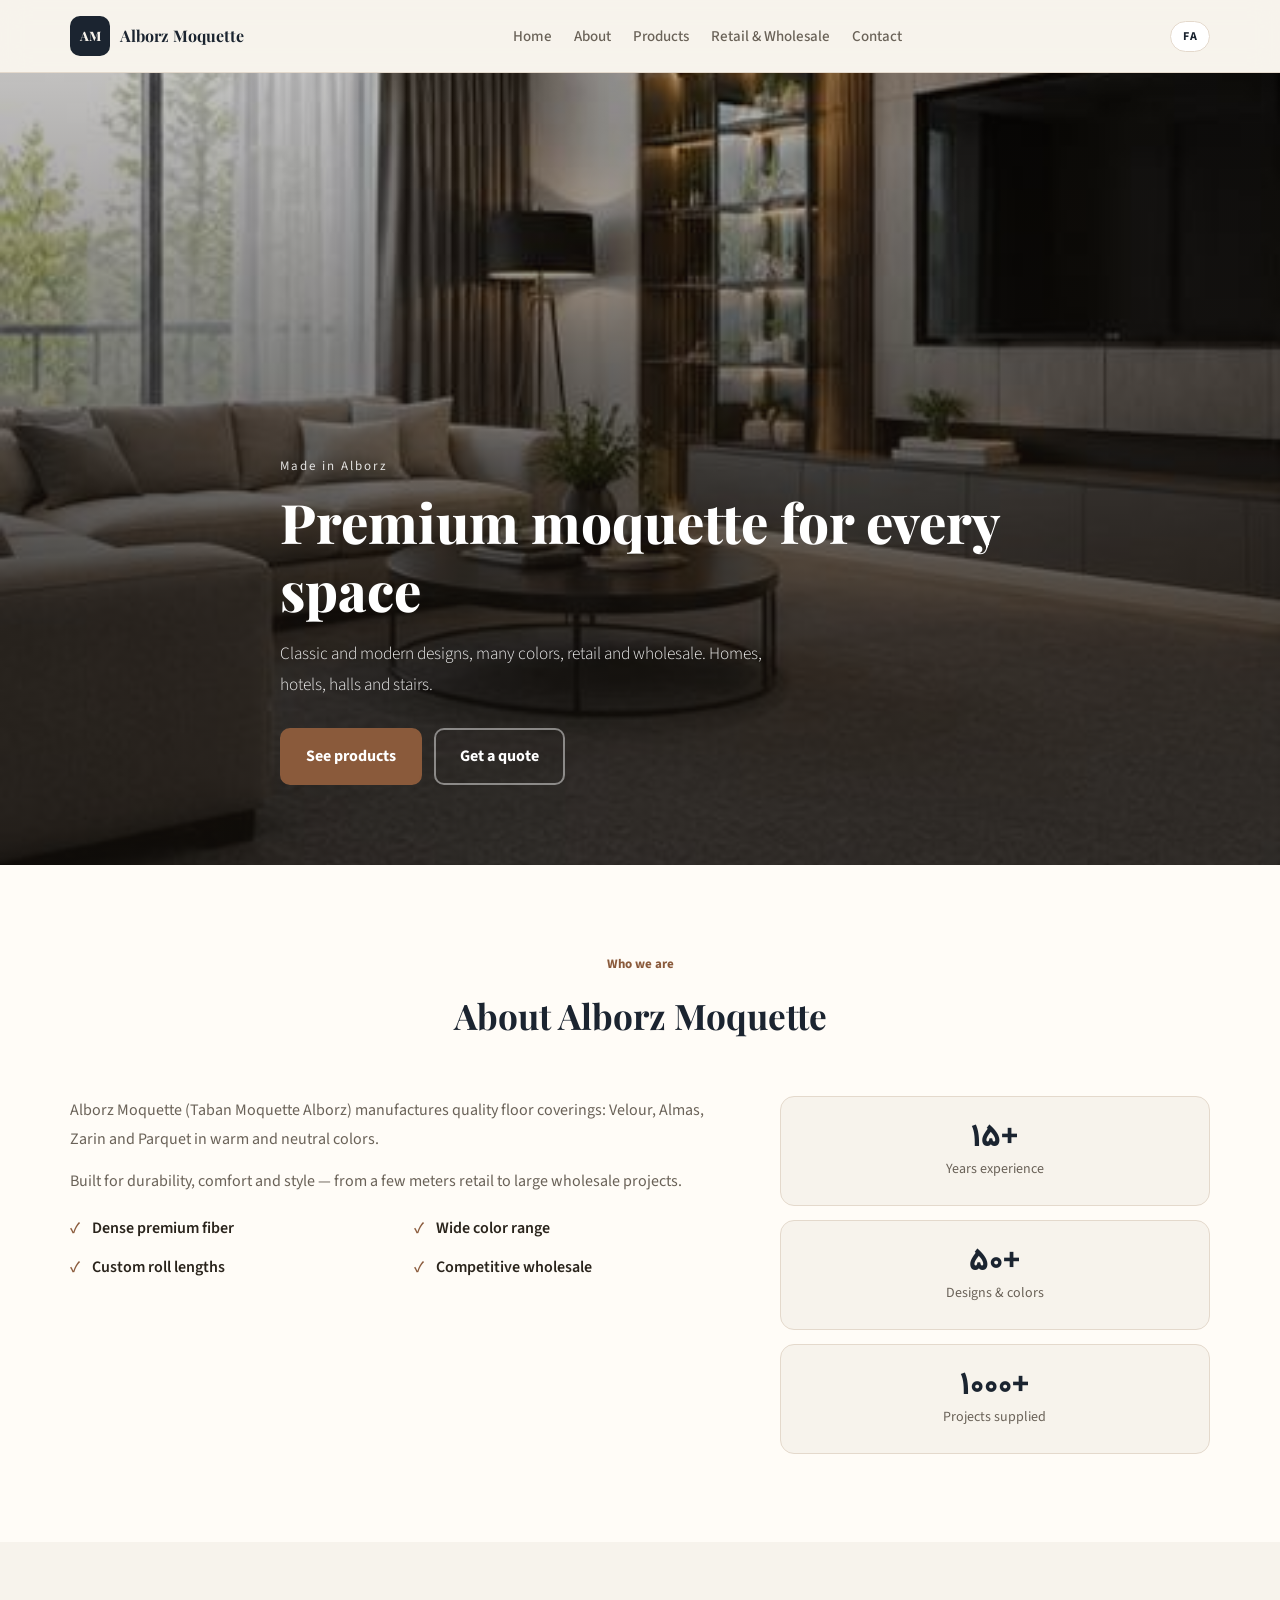
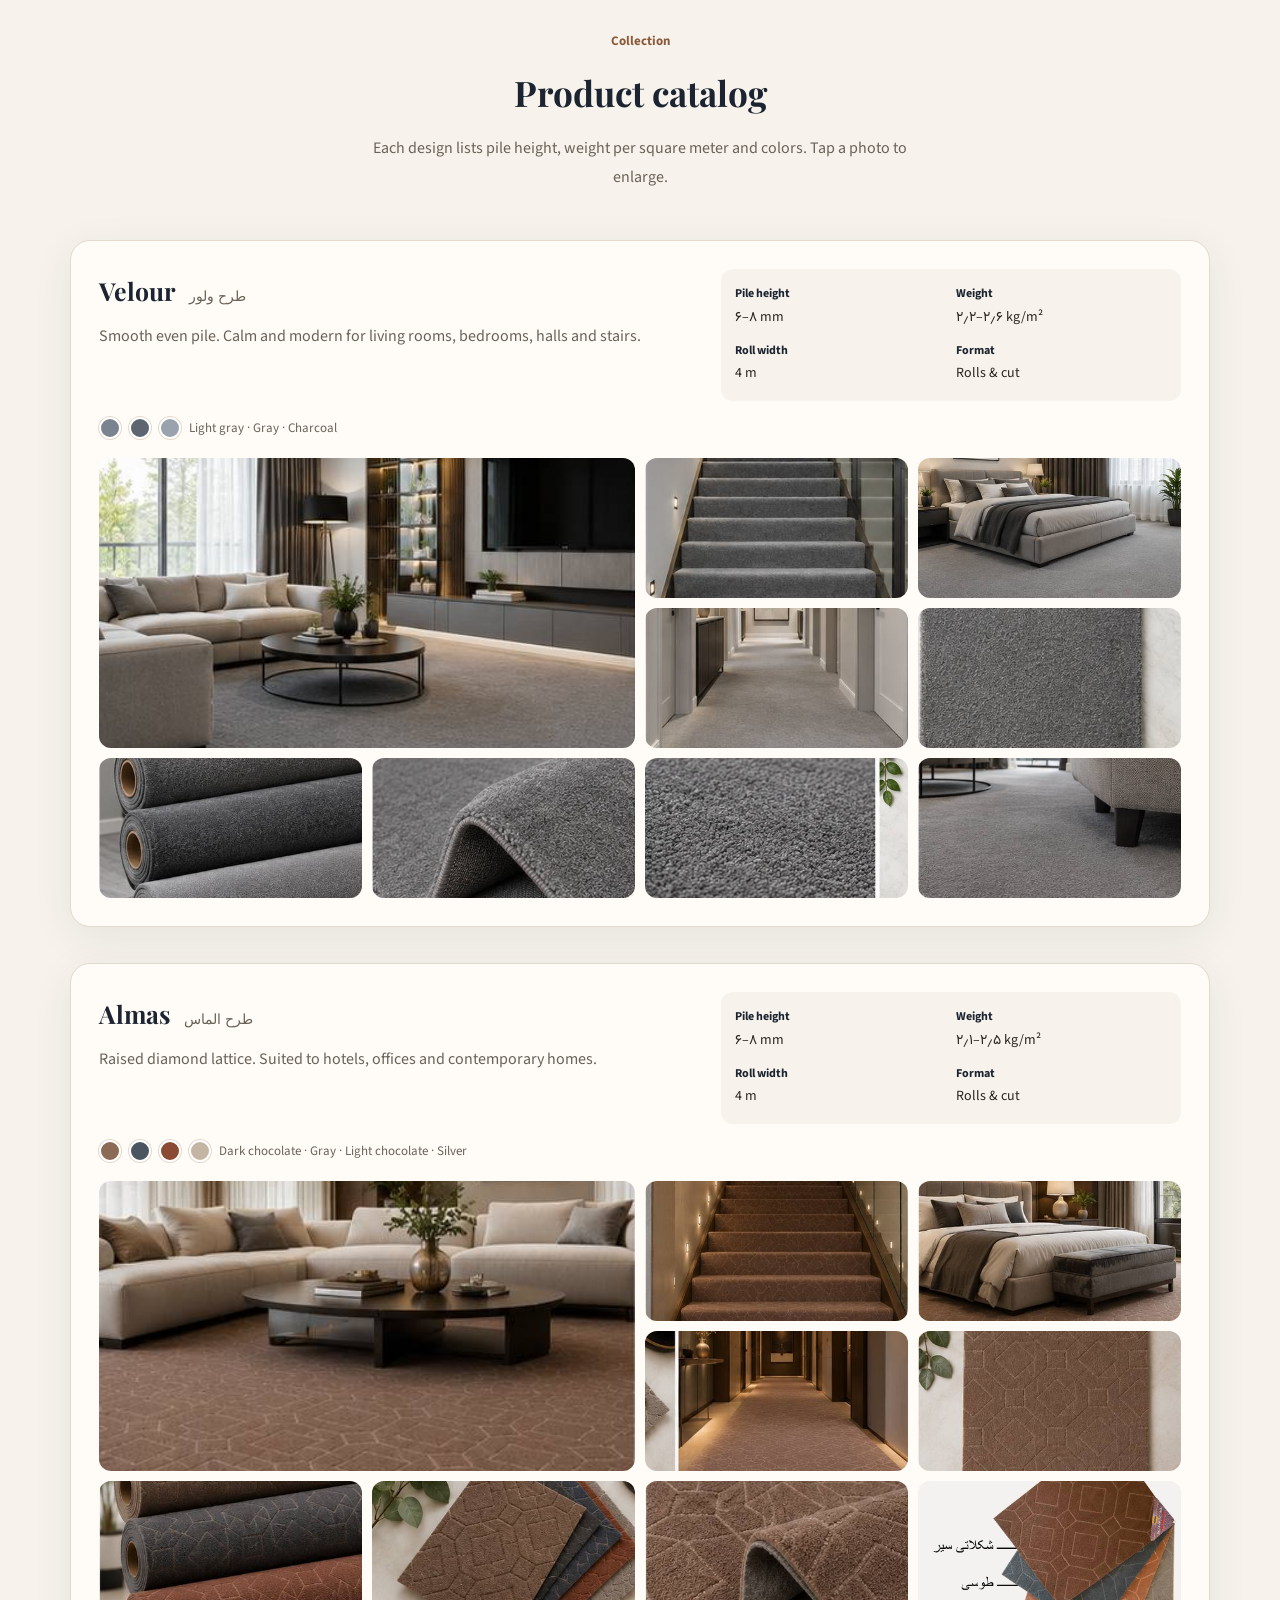
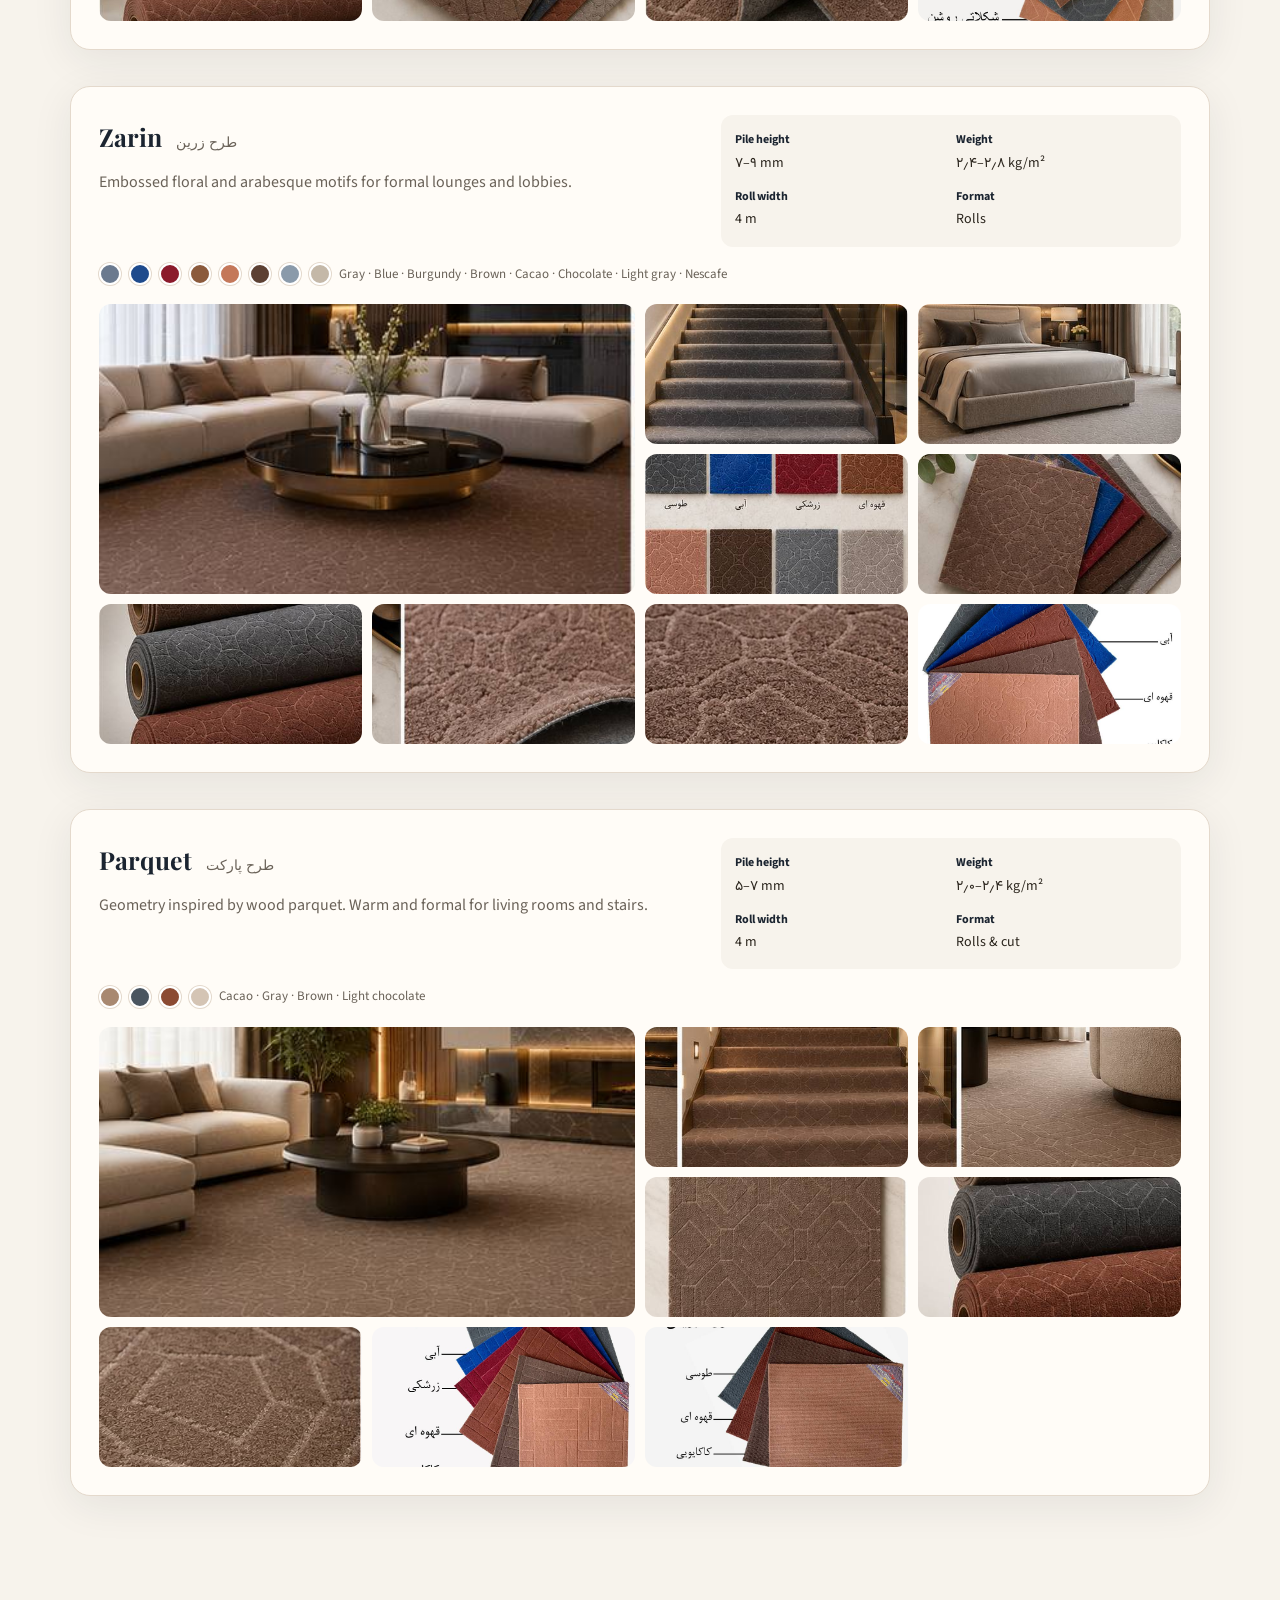
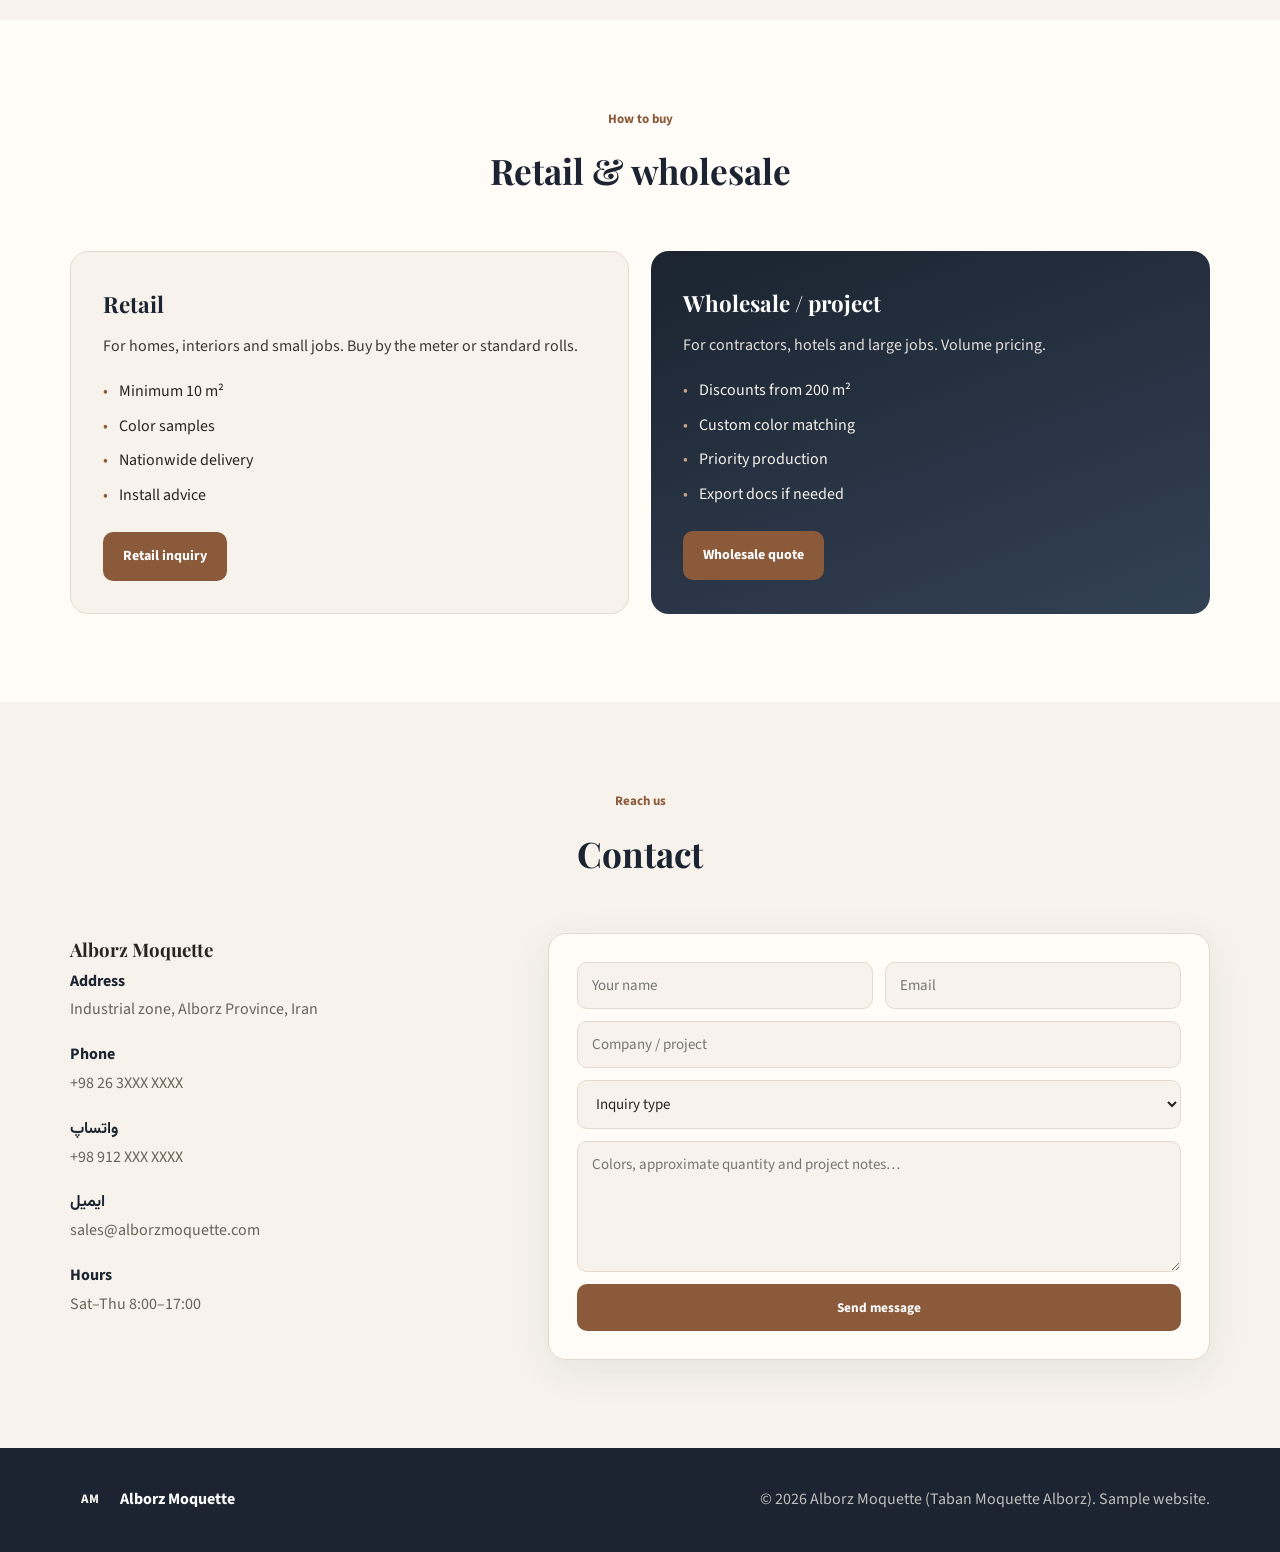
<file: docs/index.html>
<!DOCTYPE html>
<html lang="en" dir="ltr">
<head>
  <meta charset="UTF-8">
  <meta name="viewport" content="width=device-width, initial-scale=1.0">
  <title>Alborz Moquette | Premium Floor Coverings</title>
  <link rel="preconnect" href="https://fonts.googleapis.com">
  <link rel="preconnect" href="https://fonts.gstatic.com" crossorigin>
  <link href="https://fonts.googleapis.com/css2?family=Vazirmatn:wght@300;400;500;600;700;800&family=Playfair+Display:wght@600;700&family=Source+Sans+3:wght@300;400;500;600;700&display=swap" rel="stylesheet">
  <link rel="stylesheet" href="styles.css">
</head>
<body>
  <header class="header">
    <div class="container header-inner">
      <a href="#home" class="logo">
        <span class="logo-mark" id="logoMark">AM</span>
        <span class="logo-text" data-i18n="brand">Alborz Moquette</span>
      </a>
      <nav class="nav" id="nav">
        <a href="#home" data-i18n="navHome">Home</a>
        <a href="#about" data-i18n="navAbout">About</a>
        <a href="#products" data-i18n="navProducts">Products</a>
        <a href="#sales" data-i18n="navSales">Retail & Wholesale</a>
        <a href="#contact" data-i18n="navContact">Contact</a>
      </nav>
      <div class="header-actions">
        <button class="lang-toggle" id="langToggle" type="button" aria-label="Language">فا</button>
        <button class="menu-toggle" id="menuToggle" aria-label="menu" type="button">
          <span></span><span></span><span></span>
        </button>
      </div>
    </div>
  </header>

  <section class="hero" id="home">
    <div class="hero-media">
      <img src="images/velour-living.jpg" alt="">
    </div>
    <div class="hero-shade"></div>
    <div class="container hero-content">
      <p class="hero-eyebrow" data-i18n="heroEyebrow">Made in Alborz</p>
      <h1 data-i18n="heroTitle">Premium moquette for every space</h1>
      <p class="hero-sub" data-i18n="heroSub">Classic and modern designs, many colors, retail and wholesale. Homes, hotels, halls and stairs.</p>
      <div class="hero-cta">
        <a href="#products" class="btn btn-primary" data-i18n="ctaProducts">See products</a>
        <a href="#contact" class="btn btn-outline" data-i18n="ctaQuote">Get a quote</a>
      </div>
    </div>
  </section>

  <section class="section about" id="about">
    <div class="container">
      <div class="section-header">
        <p class="eyebrow" data-i18n="aboutEyebrow">Who we are</p>
        <h2 data-i18n="aboutTitle">About Alborz Moquette</h2>
      </div>
      <div class="about-grid">
        <div class="about-text">
          <p data-i18n="aboutP1">Alborz Moquette (Taban Moquette Alborz) manufactures quality floor coverings: Velour, Almas, Zarin and Parquet in warm and neutral colors.</p>
          <p data-i18n="aboutP2">Built for durability, comfort and style — from a few meters retail to large wholesale projects.</p>
          <ul class="about-features">
            <li data-i18n="feat1">Dense premium fiber</li>
            <li data-i18n="feat2">Wide color range</li>
            <li data-i18n="feat3">Custom roll lengths</li>
            <li data-i18n="feat4">Competitive wholesale</li>
          </ul>
        </div>
        <div class="about-stats">
          <div class="stat"><span class="stat-num">۱۵+</span><span class="stat-label" data-i18n="statYears">Years experience</span></div>
          <div class="stat"><span class="stat-num">۵۰+</span><span class="stat-label" data-i18n="statDesigns">Designs & colors</span></div>
          <div class="stat"><span class="stat-num">۱۰۰۰+</span><span class="stat-label" data-i18n="statProjects">Projects supplied</span></div>
        </div>
      </div>
    </div>
  </section>

  <section class="section products" id="products">
    <div class="container">
      <div class="section-header">
        <p class="eyebrow" data-i18n="prodEyebrow">Collection</p>
        <h2 data-i18n="prodTitle">Product catalog</h2>
        <p class="section-desc" data-i18n="prodDesc">Each design lists pile height, weight per square meter and colors. Tap a photo to enlarge.</p>
      </div>

      <!-- VELOUR -->
      <article class="product" id="velour">
        <div class="product-head">
          <div>
            <h3>Velour <span class="en-name">طرح ولور</span></h3>
            <p data-i18n="velourDesc">Smooth even pile. Calm and modern for living rooms, bedrooms, halls and stairs.</p>
          </div>
          <div class="specs">
            <div><strong data-i18n="specHeight">Pile height</strong><span>۶–۸ mm</span></div>
            <div><strong data-i18n="specWeight">Weight</strong><span>۲٫۲–۲٫۶ kg/m²</span></div>
            <div><strong data-i18n="specWidth">Roll width</strong><span data-i18n="specWidthVal">4 m</span></div>
            <div><strong data-i18n="specForm">Format</strong><span data-i18n="specFormVal">Rolls & cut</span></div>
          </div>
        </div>
        <div class="swatches">
          <span class="dot" style="background:#7A8490"></span>
          <span class="dot" style="background:#5C6570"></span>
          <span class="dot" style="background:#9AA3AD"></span>
          <span class="color-names" data-i18n="velourColors">Light gray · Gray · Charcoal</span>
        </div>
        <div class="gallery">
          <figure class="wide"><img src="images/velour-living.jpg" alt="نشیمن با موکت ولور طوسی" data-full="images/velour-living.jpg"></figure>
          <figure><img src="images/velour-stairs.jpg" alt="پله با موکت طوسی" data-full="images/velour-stairs.jpg"></figure>
          <figure><img src="images/velour-bedroom.jpg" alt="اتاق خواب" data-full="images/velour-bedroom.jpg"></figure>
          <figure><img src="images/velour-hall.jpg" alt="راهرو" data-full="images/velour-hall.jpg"></figure>
          <figure><img src="images/velour-sample.jpg" alt="نمونه مربع" data-full="images/velour-sample.jpg"></figure>
          <figure><img src="images/velour-rolls.jpg" alt="رول موکت" data-full="images/velour-rolls.jpg"></figure>
          <figure><img src="images/velour-fold.jpg" alt="بافت نزدیک" data-full="images/velour-fold.jpg"></figure>
          <figure><img src="images/velour-closeup.jpg" alt="کلوزآپ پرز" data-full="images/velour-closeup.jpg"></figure>
          <figure><img src="images/velour-detail.jpg" alt="جزئیات کنار مبل" data-full="images/velour-detail.jpg"></figure>
        </div>
      </article>

      <!-- ALMAS -->
      <article class="product" id="almas">
        <div class="product-head">
          <div>
            <h3>Almas <span class="en-name">طرح الماس</span></h3>
            <p data-i18n="almasDesc">Raised diamond lattice. Suited to hotels, offices and contemporary homes.</p>
          </div>
          <div class="specs">
            <div><strong data-i18n="specHeight">Pile height</strong><span>۶–۸ mm</span></div>
            <div><strong data-i18n="specWeight">Weight</strong><span>۲٫۱–۲٫۵ kg/m²</span></div>
            <div><strong data-i18n="specWidth">Roll width</strong><span data-i18n="specWidthVal">4 m</span></div>
            <div><strong data-i18n="specForm">Format</strong><span data-i18n="specFormVal">Rolls & cut</span></div>
          </div>
        </div>
        <div class="swatches">
          <span class="dot" style="background:#8B6B56"></span>
          <span class="dot" style="background:#4A5560"></span>
          <span class="dot" style="background:#8B4A32"></span>
          <span class="dot" style="background:#C4B4A4"></span>
          <span class="color-names" data-i18n="almasColors">Dark chocolate · Gray · Light chocolate · Silver</span>
        </div>
        <div class="gallery">
          <figure class="wide"><img src="images/almas-living.jpg" alt="نشیمن طرح الماس" data-full="images/almas-living.jpg"></figure>
          <figure><img src="images/almas-stairs.jpg" alt="پله طرح الماس" data-full="images/almas-stairs.jpg"></figure>
          <figure><img src="images/almas-bedroom.jpg" alt="اتاق خواب الماس" data-full="images/almas-bedroom.jpg"></figure>
          <figure><img src="images/almas-hall.jpg" alt="راهرو هتل" data-full="images/almas-hall.jpg"></figure>
          <figure><img src="images/almas-sample.jpg" alt="نمونه الماس" data-full="images/almas-sample.jpg"></figure>
          <figure><img src="images/almas-rolls.jpg" alt="رول‌های رنگی" data-full="images/almas-rolls.jpg"></figure>
          <figure><img src="images/almas-swatches.jpg" alt="کاتالوگ رنگ" data-full="images/almas-swatches.jpg"></figure>
          <figure><img src="images/almas-fold.jpg" alt="پشت و روی موکت" data-full="images/almas-fold.jpg"></figure>
          <figure><img src="images/palette-almas.jpg" alt="پالت رنگ الماس" data-full="images/palette-almas.jpg"></figure>
        </div>
      </article>

      <!-- ZARIN -->
      <article class="product" id="zarin">
        <div class="product-head">
          <div>
            <h3>Zarin <span class="en-name">طرح زرین</span></h3>
            <p data-i18n="zarinDesc">Embossed floral and arabesque motifs for formal lounges and lobbies.</p>
          </div>
          <div class="specs">
            <div><strong data-i18n="specHeight">Pile height</strong><span>۷–۹ mm</span></div>
            <div><strong data-i18n="specWeight">Weight</strong><span>۲٫۴–۲٫۸ kg/m²</span></div>
            <div><strong data-i18n="specWidth">Roll width</strong><span data-i18n="specWidthVal">4 m</span></div>
            <div><strong data-i18n="specForm">Format</strong><span data-i18n="zarinForm">Rolls</span></div>
          </div>
        </div>
        <div class="swatches">
          <span class="dot" style="background:#6B7A8F"></span>
          <span class="dot" style="background:#1E4A8C"></span>
          <span class="dot" style="background:#8B1A2B"></span>
          <span class="dot" style="background:#8B5A3C"></span>
          <span class="dot" style="background:#C4785A"></span>
          <span class="dot" style="background:#5C4033"></span>
          <span class="dot" style="background:#8A9AAA"></span>
          <span class="dot" style="background:#C4B8A8"></span>
          <span class="color-names" data-i18n="zarinColors">Gray · Blue · Burgundy · Brown · Cacao · Chocolate · Light gray · Nescafe</span>
        </div>
        <div class="gallery">
          <figure class="wide"><img src="images/zarin-living.jpg" alt="نشیمن طرح زرین" data-full="images/zarin-living.jpg"></figure>
          <figure><img src="images/zarin-stairs.jpg" alt="پله زرین" data-full="images/zarin-stairs.jpg"></figure>
          <figure><img src="images/zarin-bedroom.jpg" alt="اتاق خواب زرین" data-full="images/zarin-bedroom.jpg"></figure>
          <figure><img src="images/zarin-colors.jpg" alt="جدول رنگ زرین" data-full="images/zarin-colors.jpg"></figure>
          <figure><img src="images/zarin-swatches.jpg" alt="نمونه‌ها" data-full="images/zarin-swatches.jpg"></figure>
          <figure><img src="images/zarin-rolls.jpg" alt="رول زرین" data-full="images/zarin-rolls.jpg"></figure>
          <figure><img src="images/zarin-fold.jpg" alt="بافت زرین" data-full="images/zarin-fold.jpg"></figure>
          <figure><img src="images/zarin-closeup.jpg" alt="کلوزآپ نقش" data-full="images/zarin-closeup.jpg"></figure>
          <figure><img src="images/palette-zarin.jpg" alt="پالت زرین" data-full="images/palette-zarin.jpg"></figure>
        </div>
      </article>

      <!-- PARQUET -->
      <article class="product" id="parquet">
        <div class="product-head">
          <div>
            <h3>Parquet <span class="en-name">طرح پارکت</span></h3>
            <p data-i18n="parquetDesc">Geometry inspired by wood parquet. Warm and formal for living rooms and stairs.</p>
          </div>
          <div class="specs">
            <div><strong data-i18n="specHeight">Pile height</strong><span>۵–۷ mm</span></div>
            <div><strong data-i18n="specWeight">Weight</strong><span>۲٫۰–۲٫۴ kg/m²</span></div>
            <div><strong data-i18n="specWidth">Roll width</strong><span data-i18n="specWidthVal">4 m</span></div>
            <div><strong data-i18n="specForm">Format</strong><span data-i18n="specFormVal">Rolls & cut</span></div>
          </div>
        </div>
        <div class="swatches">
          <span class="dot" style="background:#A88870"></span>
          <span class="dot" style="background:#4A5560"></span>
          <span class="dot" style="background:#8B4A32"></span>
          <span class="dot" style="background:#D4C4B4"></span>
          <span class="color-names" data-i18n="parquetColors">Cacao · Gray · Brown · Light chocolate</span>
        </div>
        <div class="gallery">
          <figure class="wide"><img src="images/parquet-living.jpg" alt="پذیرایی طرح پارکت" data-full="images/parquet-living.jpg"></figure>
          <figure><img src="images/parquet-stairs.jpg" alt="پله پارکت" data-full="images/parquet-stairs.jpg"></figure>
          <figure><img src="images/parquet-chair.jpg" alt="جزئیات مبل و کف" data-full="images/parquet-chair.jpg"></figure>
          <figure><img src="images/parquet-sample.jpg" alt="نمونه پارکت" data-full="images/parquet-sample.jpg"></figure>
          <figure><img src="images/parquet-rolls.jpg" alt="رول پارکت" data-full="images/parquet-rolls.jpg"></figure>
          <figure><img src="images/parquet-closeup.jpg" alt="کلوزآپ نقش" data-full="images/parquet-closeup.jpg"></figure>
          <figure><img src="images/palette-parquet.jpg" alt="پالت پارکت" data-full="images/palette-parquet.jpg"></figure>
          <figure><img src="images/palette-kabriti.jpg" alt="پالت کبریتی" data-full="images/palette-kabriti.jpg"></figure>
        </div>
      </article>
    </div>
  </section>

  <section class="section sales" id="sales">
    <div class="container">
      <div class="section-header">
        <p class="eyebrow" data-i18n="salesEyebrow">How to buy</p>
        <h2 data-i18n="salesTitle">Retail & wholesale</h2>
      </div>
      <div class="sales-grid">
        <div class="sales-card">
          <h3 data-i18n="retailTitle">Retail</h3>
          <p data-i18n="retailP">For homes, interiors and small jobs. Buy by the meter or standard rolls.</p>
          <ul>
            <li data-i18n="retail1">Minimum 10 m²</li>
            <li data-i18n="retail2">Color samples</li>
            <li data-i18n="retail3">Nationwide delivery</li>
            <li data-i18n="retail4">Install advice</li>
          </ul>
          <a href="#contact" class="btn btn-primary btn-sm" data-i18n="retailBtn">Retail inquiry</a>
        </div>
        <div class="sales-card featured">
          <h3 data-i18n="wholeTitle">Wholesale / project</h3>
          <p data-i18n="wholeP">For contractors, hotels and large jobs. Volume pricing.</p>
          <ul>
            <li data-i18n="whole1">Discounts from 200 m²</li>
            <li data-i18n="whole2">Custom color matching</li>
            <li data-i18n="whole3">Priority production</li>
            <li data-i18n="whole4">Export docs if needed</li>
          </ul>
          <a href="#contact" class="btn btn-primary btn-sm" data-i18n="wholeBtn">Wholesale quote</a>
        </div>
      </div>
    </div>
  </section>

  <section class="section contact" id="contact">
    <div class="container">
      <div class="section-header">
        <p class="eyebrow" data-i18n="contactEyebrow">Reach us</p>
        <h2 data-i18n="contactTitle">Contact</h2>
      </div>
      <div class="contact-grid">
        <div class="contact-info">
          <h3 data-i18n="brand">Alborz Moquette</h3>
          <p class="contact-item"><strong data-i18n="addrLabel">Address</strong><span data-i18n="addrVal">Industrial zone, Alborz Province, Iran</span></p>
          <p class="contact-item"><strong data-i18n="phoneLabel">Phone</strong><span dir="ltr">+98 26 3XXX XXXX</span></p>
          <p class="contact-item"><strong>واتساپ</strong><span dir="ltr">+98 912 XXX XXXX</span></p>
          <p class="contact-item"><strong>ایمیل</strong><span dir="ltr">sales@alborzmoquette.com</span></p>
          <p class="contact-item"><strong data-i18n="hoursLabel">Hours</strong><span data-i18n="hoursVal">Sat–Thu 8:00–17:00</span></p>
        </div>
        <form class="contact-form" id="contactForm">
          <div class="form-row">
            <input type="text" id="fName" required placeholder="Your name">
            <input type="email" id="fEmail" required placeholder="Email">
          </div>
          <input type="text" id="fCompany" placeholder="Company / project">
          <select id="fType">
            <option value="" data-i18n="inqType">Inquiry type</option>
            <option data-i18n="inqRetail">Retail purchase</option>
            <option data-i18n="inqWhole">Wholesale quote</option>
            <option data-i18n="inqSample">Product sample</option>
            <option data-i18n="inqTech">Technical question</option>
          </select>
          <textarea id="fMsg" rows="5" placeholder="Colors, approximate quantity and project notes…"></textarea>
          <button type="submit" class="btn btn-primary" data-i18n="sendBtn">Send message</button>
        </form>
      </div>
    </div>
  </section>

  <footer class="footer">
    <div class="container footer-inner">
      <div class="footer-brand"><span class="logo-mark" id="logoMark">AM</span><span data-i18n="brand">Alborz Moquette</span></div>
      <p data-i18n="footer">© 2026 Alborz Moquette (Taban Moquette Alborz). Sample website.</p>
    </div>
  </footer>

  <div class="lightbox" id="lightbox" hidden>
    <button class="lb-close" type="button" aria-label="close">×</button>
    <img id="lbImg" alt="">
  </div>

  <script src="script.js"></script>
</body>
</html>
</file>
<file: docs/styles.css>
*, *::before, *::after { box-sizing: border-box; margin: 0; padding: 0; }
:root {
  --cream: #F7F3EC;
  --paper: #FFFcf7;
  --navy: #1B2430;
  --ink: #2A241C;
  --muted: #6A6258;
  --accent: #8A5A3B;
  --accent-d: #6E4328;
  --line: #E4D9CC;
  --shadow: 0 10px 40px rgba(27,36,48,.08);
  --serif: 'Playfair Display', Georgia, serif;
  --sans: 'Source Sans 3', 'Vazirmatn', system-ui, sans-serif;
}
html { scroll-behavior: smooth; }
body {
  font-family: var(--sans);
  color: var(--ink);
  background: var(--cream);
  line-height: 1.8;
  font-weight: 400;
}
[dir="rtl"] body { font-family: 'Vazirmatn', sans-serif; }
[dir="ltr"] h1, [dir="ltr"] h2, [dir="ltr"] h3, [dir="ltr"] .logo { font-family: var(--serif); }
[dir="rtl"] h1, [dir="rtl"] h2, [dir="rtl"] h3, [dir="rtl"] .logo { font-family: 'Vazirmatn', sans-serif; }
img { max-width: 100%; display: block; }
a { color: inherit; text-decoration: none; }
button { font-family: inherit; cursor: pointer; }
.container { width: min(1140px, calc(100% - 32px)); margin-inline: auto; }

.header {
  position: sticky; top: 0; z-index: 50;
  background: rgba(247,243,236,.92);
  backdrop-filter: blur(14px);
  border-bottom: 1px solid var(--line);
}
.header-inner { display: flex; align-items: center; justify-content: space-between; height: 72px; gap: 16px; }
.logo { display: flex; align-items: center; gap: 10px; font-weight: 700; color: var(--navy); }
.logo-mark {
  width: 40px; height: 40px; border-radius: 10px;
  background: var(--navy); color: var(--cream);
  display: grid; place-items: center; font-size: 13px; font-weight: 800;
}
.nav { display: flex; gap: 22px; }
.nav a { color: var(--muted); font-weight: 500; font-size: 15px; }
.nav a:hover, .nav a.active { color: var(--navy); }
.header-actions { display: flex; align-items: center; gap: 8px; }
.lang-toggle {
  border: 1px solid var(--line); background: #fff; color: var(--navy);
  border-radius: 999px; padding: 6px 12px; font-weight: 700; font-size: 12px; letter-spacing: .4px;
}
.menu-toggle { display: none; flex-direction: column; gap: 5px; background: none; border: 0; padding: 8px; }
.menu-toggle span { width: 22px; height: 2px; background: var(--navy); display: block; }

.hero { position: relative; min-height: 88vh; display: grid; align-items: end; overflow: hidden; color: #fff; }
.hero-media { position: absolute; inset: 0; }
.hero-media img { width: 100%; height: 100%; object-fit: cover; }
.hero-shade {
  position: absolute; inset: 0;
  background: linear-gradient(180deg, rgba(20,16,12,.25) 0%, rgba(20,16,12,.72) 70%);
}
.hero-content { position: relative; z-index: 1; padding: 48px 0 80px; max-width: 720px; }
.hero-eyebrow { letter-spacing: 2px; font-size: 13px; opacity: .85; margin-bottom: 10px; }
.hero h1 { font-size: clamp(2.1rem, 5vw, 3.4rem); font-weight: 800; line-height: 1.25; margin-bottom: 14px; }
.hero-sub { font-size: 1.08rem; font-weight: 300; opacity: .92; max-width: 520px; margin-bottom: 28px; }
.hero-cta { display: flex; flex-wrap: wrap; gap: 12px; }

.btn {
  display: inline-flex; align-items: center; justify-content: center;
  padding: 12px 24px; border-radius: 10px; font-weight: 700; border: 2px solid transparent; transition: .2s;
}
.btn-primary { background: var(--accent); color: #fff; border-color: var(--accent); }
.btn-primary:hover { background: var(--accent-d); }
.btn-outline { background: transparent; color: #fff; border-color: rgba(255,255,255,.45); }
.btn-outline:hover { background: rgba(255,255,255,.12); }
.btn-sm { padding: 10px 18px; font-size: 14px; }

.section { padding: 88px 0; }
.section-header { text-align: center; margin-bottom: 48px; }
.eyebrow { color: var(--accent); font-weight: 700; font-size: 13px; margin-bottom: 8px; }
.section-header h2 { font-size: clamp(1.7rem, 3vw, 2.2rem); color: var(--navy); }
.section-desc { max-width: 560px; margin: 10px auto 0; color: var(--muted); }

.about { background: var(--paper); }
.about-grid { display: grid; grid-template-columns: 1.4fr .9fr; gap: 40px; align-items: start; }
.about-text p { color: var(--muted); margin-bottom: 14px; }
.about-features { list-style: none; display: grid; grid-template-columns: 1fr 1fr; gap: 10px 18px; margin-top: 18px; }
.about-features li { padding-inline-start: 22px; position: relative; font-weight: 600; }
.about-features li::before { content: "✓"; position: absolute; inset-inline-start: 0; color: var(--accent); }
.about-stats { display: grid; gap: 14px; }
.stat { background: var(--cream); border: 1px solid var(--line); border-radius: 14px; padding: 22px; text-align: center; }
.stat-num { display: block; font-size: 2rem; font-weight: 800; color: var(--navy); line-height: 1.1; }
.stat-label { color: var(--muted); font-size: 14px; }

.product {
  background: var(--paper);
  border: 1px solid var(--line);
  border-radius: 20px;
  padding: 28px;
  margin-bottom: 36px;
  box-shadow: var(--shadow);
}
.product-head { display: grid; grid-template-columns: 1.3fr 1fr; gap: 24px; margin-bottom: 16px; }
.product h3 { font-size: 1.55rem; color: var(--navy); }
.en-name { color: var(--muted); font-size: .9rem; font-weight: 500; margin-inline-start: 8px; }
.product-head p { color: var(--muted); margin-top: 8px; }
.specs {
  display: grid; grid-template-columns: 1fr 1fr; gap: 10px;
  background: var(--cream); border-radius: 12px; padding: 14px;
}
.specs div { display: flex; flex-direction: column; font-size: 14px; }
.specs strong { color: var(--navy); font-size: 12px; }
.swatches { display: flex; flex-wrap: wrap; align-items: center; gap: 8px; margin-bottom: 18px; }
.dot { width: 22px; height: 22px; border-radius: 50%; border: 2px solid #fff; box-shadow: 0 0 0 1px var(--line); }
.color-names { color: var(--muted); font-size: 13px; }

.gallery {
  display: grid;
  grid-template-columns: repeat(4, 1fr);
  grid-auto-rows: 140px;
  gap: 10px;
}
.gallery figure {
  margin: 0; overflow: hidden; border-radius: 12px; cursor: zoom-in; background: #ddd;
}
.gallery figure.wide { grid-column: span 2; grid-row: span 2; }
.gallery img { width: 100%; height: 100%; object-fit: cover; transition: transform .45s; }
.gallery figure:hover img { transform: scale(1.05); }

.sales { background: var(--paper); }
.sales-grid { display: grid; grid-template-columns: 1fr 1fr; gap: 22px; }
.sales-card { background: var(--cream); border: 1px solid var(--line); border-radius: 18px; padding: 32px; }
.sales-card.featured { background: linear-gradient(160deg, #1B2430, #334155); color: #F7F3EC; border: 0; }
.sales-card h3 { font-size: 1.4rem; margin-bottom: 8px; color: var(--navy); }
.sales-card.featured h3 { color: #fff; }
.sales-card p { margin-bottom: 16px; opacity: .9; }
.sales-card ul { list-style: none; margin-bottom: 22px; }
.sales-card li { padding-inline-start: 16px; position: relative; margin-bottom: 6px; }
.sales-card li::before { content: "•"; position: absolute; inset-inline-start: 0; color: var(--accent); }
.sales-card.featured li::before { color: #C4A484; }

.contact-grid { display: grid; grid-template-columns: .8fr 1.2fr; gap: 36px; }
.contact-item { margin-bottom: 16px; color: var(--muted); }
.contact-item strong { display: block; color: var(--navy); }
.contact-form {
  background: var(--paper); border: 1px solid var(--line); border-radius: 18px;
  padding: 28px; display: flex; flex-direction: column; gap: 12px; box-shadow: var(--shadow);
}
.form-row { display: grid; grid-template-columns: 1fr 1fr; gap: 12px; }
.contact-form input, .contact-form select, .contact-form textarea {
  width: 100%; padding: 12px 14px; border: 1px solid var(--line); border-radius: 10px;
  background: var(--cream); font-family: inherit; font-size: 15px; color: var(--ink);
}
.contact-form textarea { min-height: 120px; resize: vertical; }

.footer { background: var(--navy); color: rgba(247,243,236,.75); padding: 32px 0; }
.footer-inner { display: flex; justify-content: space-between; gap: 16px; flex-wrap: wrap; align-items: center; }
.footer-brand { display: flex; align-items: center; gap: 10px; color: #fff; font-weight: 700; }

.lightbox {
  position: fixed; inset: 0; background: rgba(10,10,12,.88); z-index: 80;
  display: grid; place-items: center; padding: 24px;
}
.lightbox[hidden] { display: none; }
.lightbox img { max-width: min(1100px, 94vw); max-height: 88vh; border-radius: 12px; object-fit: contain; }
.lb-close {
  position: absolute; top: 16px; inset-inline-end: 20px;
  background: none; border: 0; color: #fff; font-size: 36px; line-height: 1;
}

@media (max-width: 900px) {
  .about-grid, .product-head, .sales-grid, .contact-grid { grid-template-columns: 1fr; }
  .gallery { grid-template-columns: repeat(2, 1fr); grid-auto-rows: 160px; }
  .gallery figure.wide { grid-column: span 2; }
}
@media (max-width: 720px) {
  .nav {
    position: fixed; top: 72px; inset-inline: 0; background: var(--cream);
    flex-direction: column; padding: 18px 24px; gap: 12px;
    transform: translateY(-120%); opacity: 0; pointer-events: none; transition: .25s;
    border-bottom: 1px solid var(--line);
  }
  .nav.open { transform: none; opacity: 1; pointer-events: auto; }
  .menu-toggle { display: flex; }
  .section { padding: 56px 0; }
  .product { padding: 18px; }
  .about-features, .form-row, .specs { grid-template-columns: 1fr; }
  .hero { min-height: 78vh; }
}
</file>
